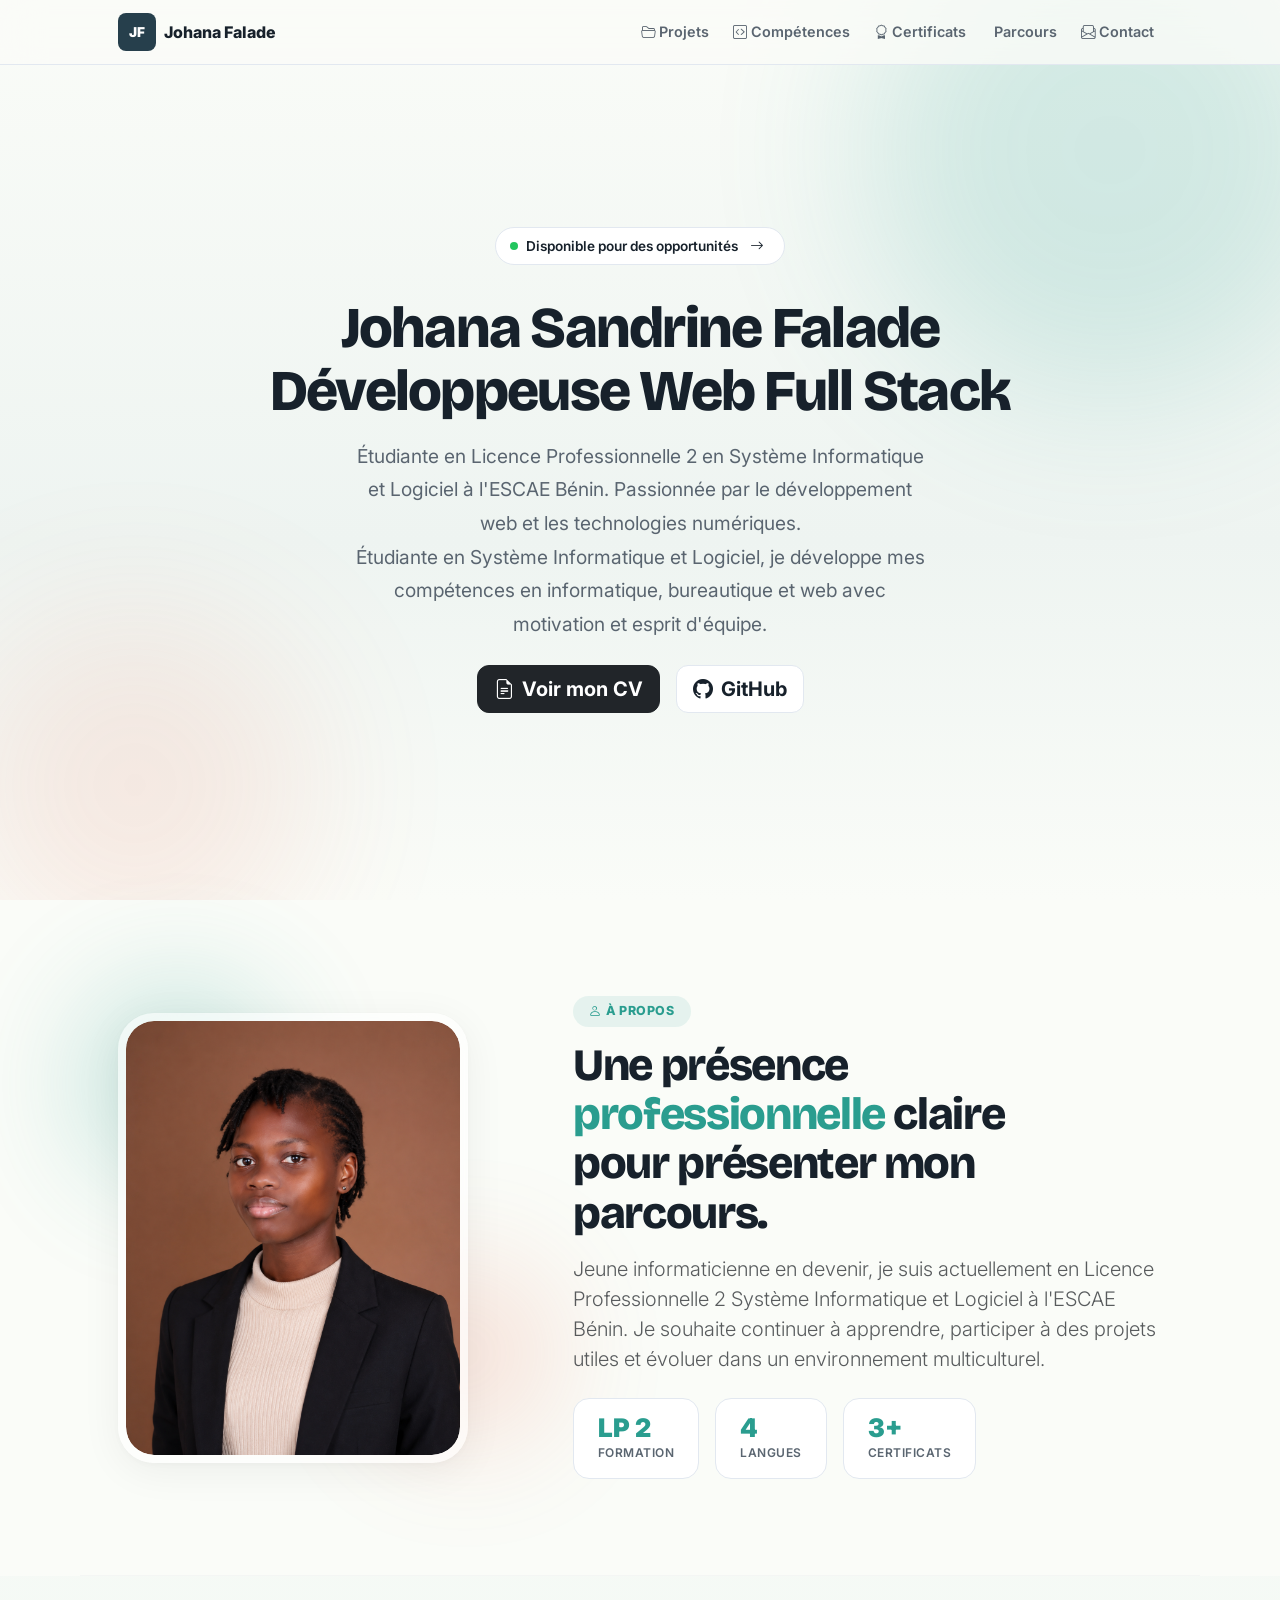
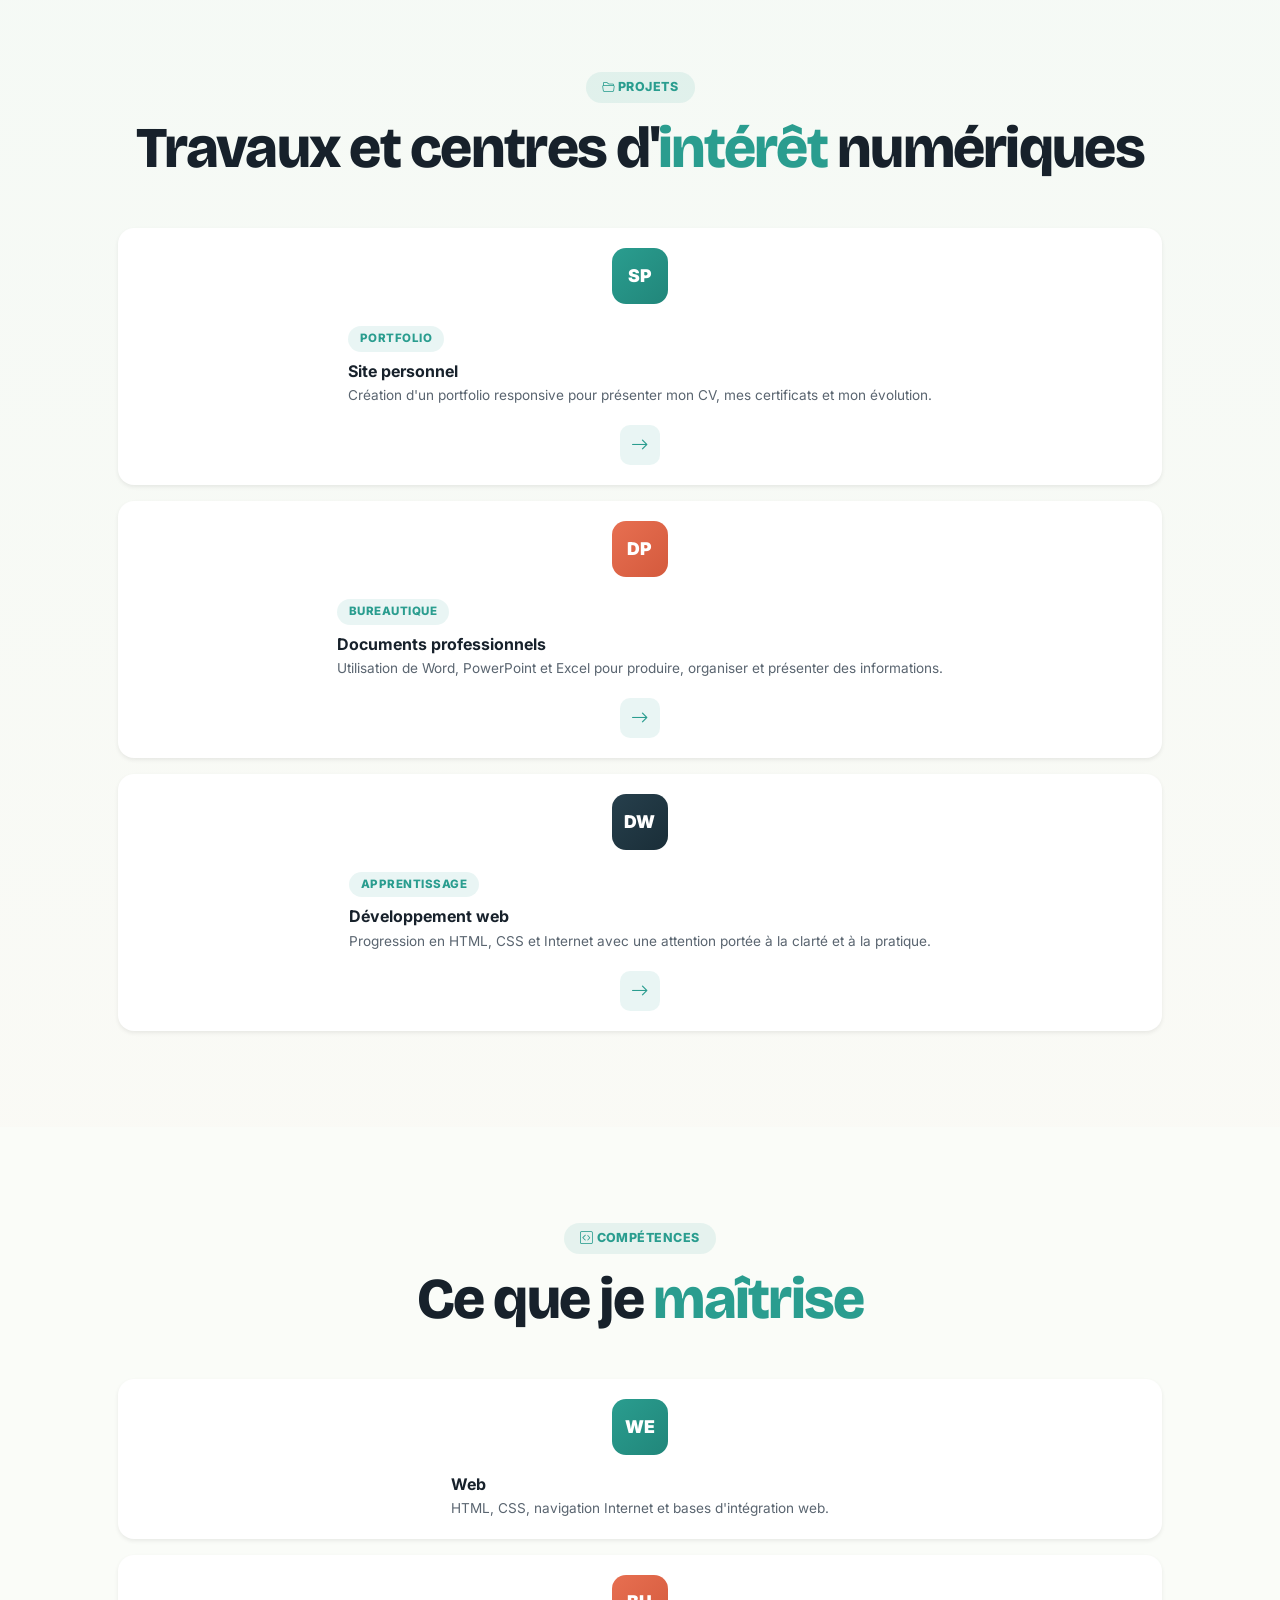
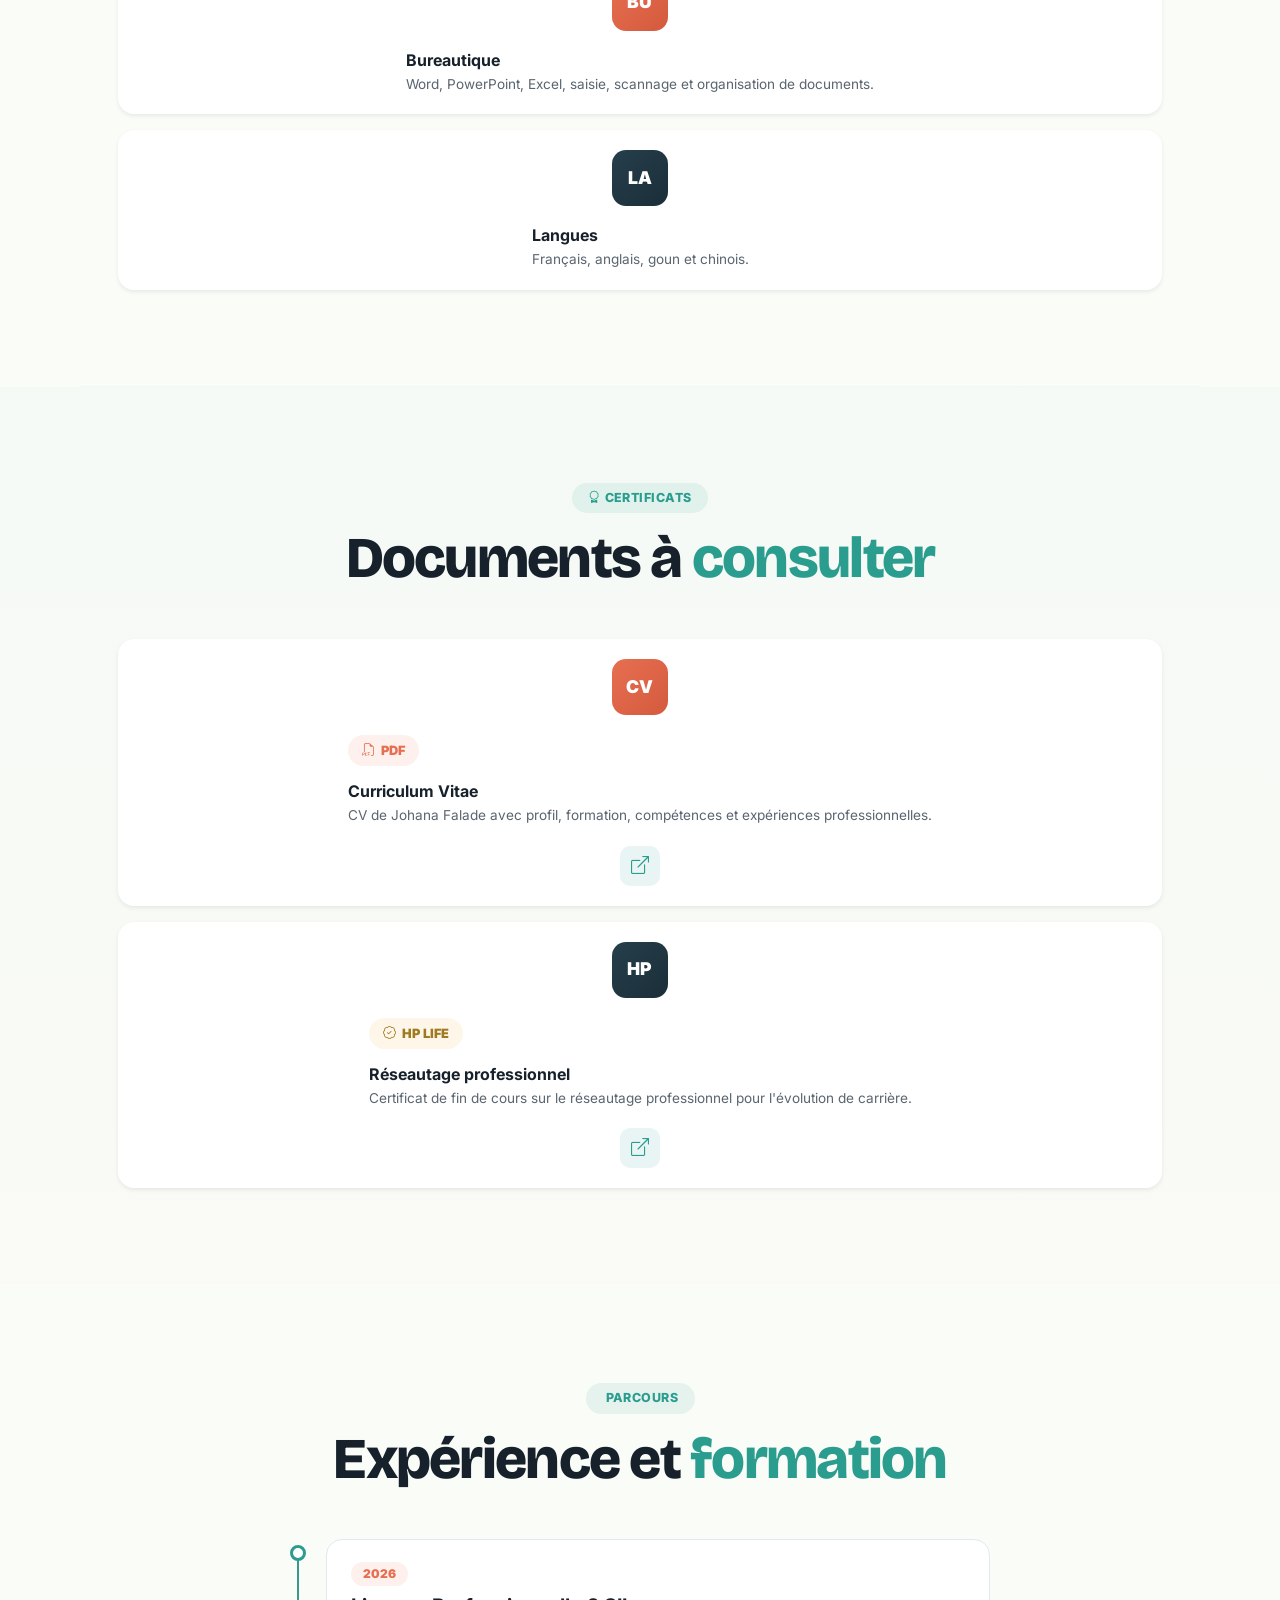
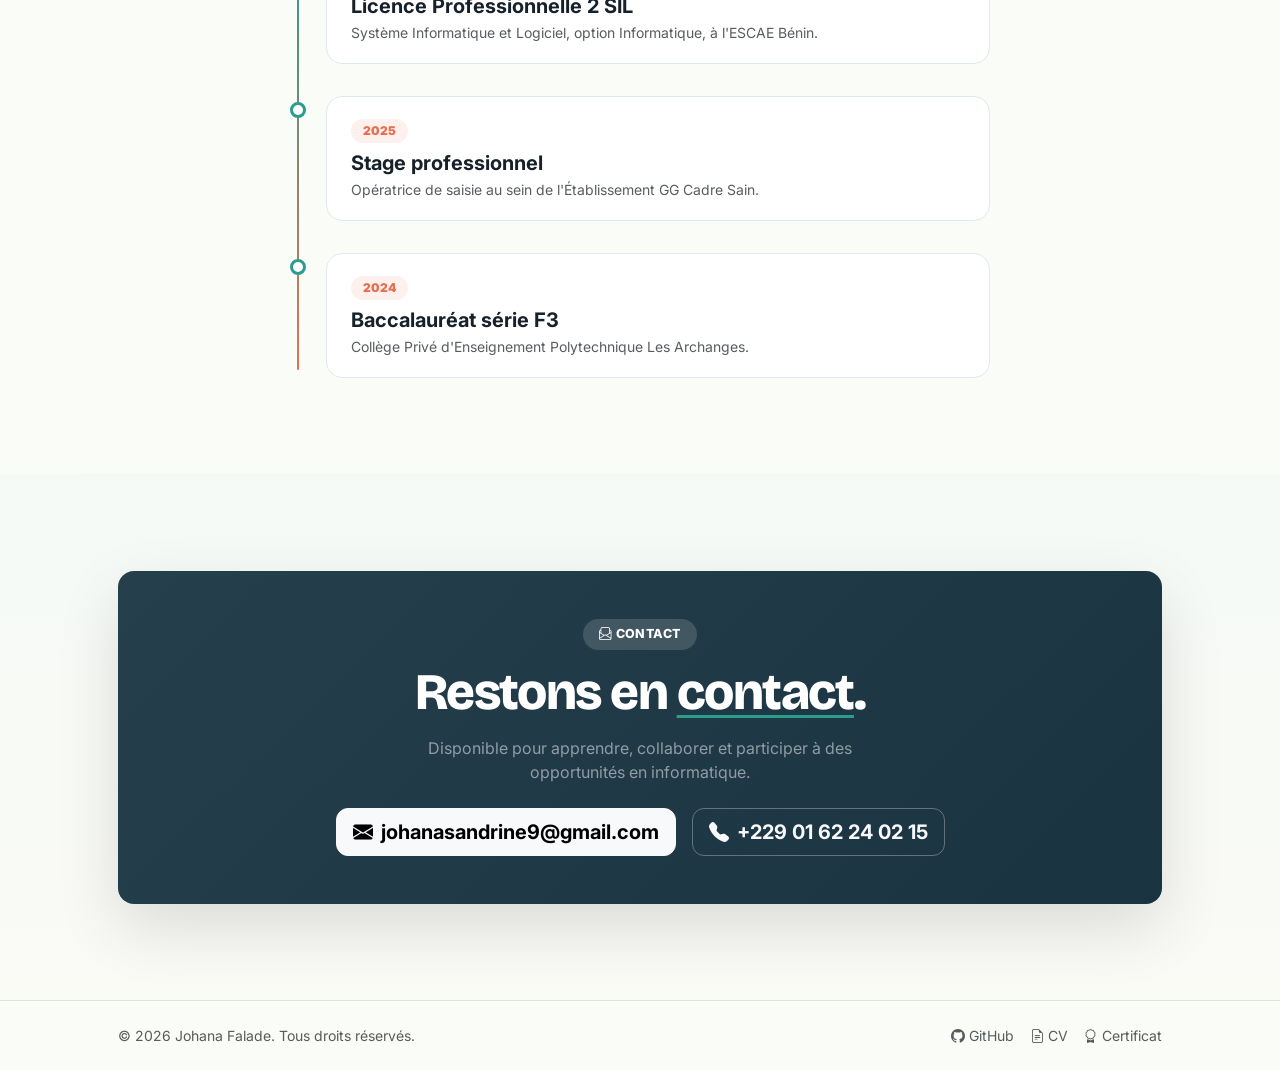
<file: index.html>
<!doctype html>
<html lang="fr" data-bs-theme="light">
  <head>
    <meta charset="utf-8" />
    <title>Johana Sandrine Falade | Développeuse Web Full Stack | Portfolio</title>
    <meta name="description" content="Portfolio officiel de Johana Sandrine Falade, développeuse web au Bénin. Découvrez mes projets, mes compétences, mon parcours et mes réalisations.">
    <meta name="author" content="Johana Sandrine Falade">

<meta name="robots" content="index, follow">
    
    <meta name="description" content="Portfolio de Johana Falade : CV, certificats, compétences et parcours en informatique." />
    <meta name="theme-color" content="#fafcf8" />
    <meta property="og:title" content="Portfolio — Johana Falade" />
    <meta property="og:description" content="Étudiante en Système Informatique et Logiciel." />
    <meta property="og:type" content="website" />

    <link rel="preconnect" href="https://fonts.googleapis.com" />
    <link rel="preconnect" href="https://fonts.gstatic.com" crossorigin />
    <link href="https://fonts.googleapis.com/css2?family=Bricolage+Grotesque:opsz,wght@12..96,400;12..96,700;12..96,800&display=swap" rel="stylesheet" />
    <link href="https://fonts.googleapis.com/css2?family=Inter:wght@400;500;600;700;800;900&display=swap" rel="stylesheet" />

    <link href="https://cdn.jsdelivr.net/npm/bootstrap@5.3.3/dist/css/bootstrap.min.css" rel="stylesheet" />
    <link href="https://cdn.jsdelivr.net/npm/bootstrap-icons@1.11.3/font/bootstrap-icons.min.css" rel="stylesheet" />

    <link rel="stylesheet" href="./styles.css" />
  </head>
  <body>

    <a href="#main-content" class="visually-hidden-focusable">Aller au contenu principal</a>

    <!-- NAVBAR -->
    <nav class="navbar navbar-expand-lg fixed-top js-header" id="siteNav">
      <div class="container px-4 px-lg-5">
        <a class="navbar-brand fw-800 d-flex align-items-center gap-2" href="#">
          <span class="jf-logo">JF</span>
          <span class="jf-brand-text">Johana Falade</span>
        </a>
        <button class="navbar-toggler border-0" type="button" data-bs-toggle="collapse" data-bs-target="#navCollapse" aria-controls="navCollapse" aria-label="Menu">
          <span class="navbar-toggler-icon"></span>
        </button>
        <div class="collapse navbar-collapse justify-content-end" id="navCollapse">
          <ul class="navbar-nav gap-1 gap-lg-2">
            <li class="nav-item"><a class="nav-link" href="#projets"><i class="bi bi-folder2-open me-1"></i>Projets</a></li>
            <li class="nav-item"><a class="nav-link" href="#competences"><i class="bi bi-code-square me-1"></i>Compétences</a></li>
            <li class="nav-item"><a class="nav-link" href="#certificats"><i class="bi bi-award me-1"></i>Certificats</a></li>
            <li class="nav-item"><a class="nav-link" href="#parcours"><i class="bi bi-route me-1"></i>Parcours</a></li>
            <li class="nav-item"><a class="nav-link" href="#contact"><i class="bi bi-envelope-paper me-1"></i>Contact</a></li>
          </ul>
        </div>
      </div>
    </nav>

    <main id="main-content">

      <!-- ===== HERO — CENTRÉE ===== -->
      <section class="jf-hero" id="accueil">
        <div class="container px-4 px-lg-5 position-relative" style="z-index:2">
          <div class="jf-hero-inner text-center">

            <!-- Badge pill -->
            <div class="js-reveal">
              <a href="#contact" class="jf-pill">
                <span class="jf-pill-dot"></span>
                Disponible pour des opportunités
                <i class="bi bi-arrow-right ms-1"></i>
              </a>
            </div>

            <!-- Titre -->
             <h1 class="jf-hero-title js-reveal">
                  Johana Sandrine Falade<br>
                  Développeuse Web Full Stack
             </h1>

<p class="jf-hero-sub js-reveal">
    Étudiante en Licence Professionnelle 2 en Système Informatique et Logiciel à l'ESCAE Bénin. Passionnée par le développement web et les technologies numériques.
</p>
             

            <!-- Sous-titre -->
            <p class="jf-hero-sub js-reveal">
              Étudiante en Système Informatique et Logiciel, je développe mes compétences
              en informatique, bureautique et web avec motivation et esprit d'équipe.
            </p>

            <!-- Boutons -->
            <div class="d-flex flex-wrap justify-content-center gap-3 mt-4 js-reveal">
              <a class="btn btn-dark btn-lg jf-btn" href="./assets/documents/johana-falade-cv.pdf" target="_blank" rel="noreferrer">
                <i class="bi bi-file-earmark-text me-2"></i>Voir mon CV
              </a>
              <a class="btn btn-light btn-lg jf-btn jf-btn--outline" href="https://github.com/Johana-Falade" target="_blank" rel="noreferrer">
                <i class="bi bi-github me-2"></i>GitHub
              </a>
            </div>

          </div>
        </div>

        <!-- Blobs décoratifs -->
        <div class="jf-blob jf-blob--teal"></div>
        <div class="jf-blob jf-blob--coral"></div>
      </section>

      <!-- ===== A PROPOS + PHOTO ===== -->
      <section class="py-5" id="apropos">
        <div class="container px-4 px-lg-5 py-lg-5">
          <div class="row align-items-center g-5">

            <!-- Photo glassmorphism -->
            <div class="col-lg-5 js-reveal">
              <div class="jf-photo-wrapper">
                <div class="jf-about-photo">
                  <img src="./assets/johana-falade-photo.png" alt="Portrait de Johana Falade" class="w-100 h-100" style="object-fit:cover;object-position:74% 24%" />
                </div>
              </div>
            </div>

            <!-- Texte -->
            <div class="col-lg-7 js-reveal">
              <span class="jf-chip"><i class="bi bi-person me-1"></i> À propos</span>
              <h2>Une présence <strong>professionnelle</strong> claire pour présenter mon parcours.</h2>
              <p class="lead text-muted">
                Jeune informaticienne en devenir, je suis actuellement en Licence Professionnelle 2
                Système Informatique et Logiciel à l'ESCAE Bénin. Je souhaite continuer à apprendre,
                participer à des projets utiles et évoluer dans un environnement multiculturel.
              </p>
              <div class="d-flex flex-wrap gap-3 mt-4">
                <div class="jf-stat">
                  <span class="jf-stat-value">LP 2</span>
                  <span class="jf-stat-label">Formation</span>
                </div>
                <div class="jf-stat">
                  <span class="jf-stat-value">4</span>
                  <span class="jf-stat-label">Langues</span>
                </div>
                <div class="jf-stat">
                  <span class="jf-stat-value">3+</span>
                  <span class="jf-stat-label">Certificats</span>
                </div>
              </div>
            </div>

          </div>
        </div>
      </section>

      <hr class="container my-0 border-top opacity-25" />

      <!-- ===== PROJETS ===== -->
      <section class="py-5 jf-section-alt" id="projets">
        <div class="container px-4 px-lg-5 py-lg-5">
          <div class="text-center mb-5 js-reveal">
            <span class="jf-chip"><i class="bi bi-folder2-open me-1"></i> Projets</span>
            <h2>Travaux et centres d'<strong>intérêt</strong> numériques</h2>
          </div>
          <div class="d-flex flex-column gap-3">
            <div class="js-reveal">
              <div class="card jf-card-row border-0 shadow-sm">
                <div class="jf-card-avatar bg-gradient-teal">SP</div>
                <div class="jf-card-body">
                  <span class="jf-badge">Portfolio</span>
                  <h3 class="jf-card-title">Site personnel</h3>
                  <p class="jf-card-desc">Création d'un portfolio responsive pour présenter mon CV, mes certificats et mon évolution.</p>
                </div>
                <a href="https://github.com/Johana-Falade" target="_blank" rel="noreferrer" class="jf-card-action">
                  <i class="bi bi-arrow-right"></i>
                </a>
              </div>
            </div>
            <div class="js-reveal">
              <div class="card jf-card-row border-0 shadow-sm">
                <div class="jf-card-avatar bg-gradient-coral">DP</div>
                <div class="jf-card-body">
                  <span class="jf-badge">Bureautique</span>
                  <h3 class="jf-card-title">Documents professionnels</h3>
                  <p class="jf-card-desc">Utilisation de Word, PowerPoint et Excel pour produire, organiser et présenter des informations.</p>
                </div>
                <a href="./assets/documents/johana-falade-cv.pdf" target="_blank" rel="noreferrer" class="jf-card-action">
                  <i class="bi bi-arrow-right"></i>
                </a>
              </div>
            </div>
            <div class="js-reveal">
              <div class="card jf-card-row border-0 shadow-sm">
                <div class="jf-card-avatar bg-gradient-deep">DW</div>
                <div class="jf-card-body">
                  <span class="jf-badge">Apprentissage</span>
                  <h3 class="jf-card-title">Développement web</h3>
                  <p class="jf-card-desc">Progression en HTML, CSS et Internet avec une attention portée à la clarté et à la pratique.</p>
                </div>
                <a href="#competences" class="jf-card-action">
                  <i class="bi bi-arrow-right"></i>
                </a>
              </div>
            </div>
          </div>
        </div>
      </section>

      <!-- ===== COMPETENCES ===== -->
      <section class="py-5" id="competences">
        <div class="container px-4 px-lg-5 py-lg-5">
          <div class="text-center mb-5 js-reveal">
            <span class="jf-chip"><i class="bi bi-code-square me-1"></i> Compétences</span>
            <h2>Ce que je <strong>maîtrise</strong></h2>
          </div>
          <div class="d-flex flex-column gap-3">
            <div class="js-reveal">
              <div class="card jf-card-row border-0 shadow-sm">
                <div class="jf-card-avatar bg-gradient-teal">WE</div>
                <div class="jf-card-body">
                  <h3 class="jf-card-title">Web</h3>
                  <p class="jf-card-desc mb-0">HTML, CSS, navigation Internet et bases d'intégration web.</p>
                </div>
              </div>
            </div>
            <div class="js-reveal">
              <div class="card jf-card-row border-0 shadow-sm">
                <div class="jf-card-avatar bg-gradient-coral">BU</div>
                <div class="jf-card-body">
                  <h3 class="jf-card-title">Bureautique</h3>
                  <p class="jf-card-desc mb-0">Word, PowerPoint, Excel, saisie, scannage et organisation de documents.</p>
                </div>
              </div>
            </div>
            <div class="js-reveal">
              <div class="card jf-card-row border-0 shadow-sm">
                <div class="jf-card-avatar bg-gradient-deep">LA</div>
                <div class="jf-card-body">
                  <h3 class="jf-card-title">Langues</h3>
                  <p class="jf-card-desc mb-0">Français, anglais, goun et chinois.</p>
                </div>
              </div>
            </div>
          </div>
        </div>
      </section>

      <hr class="container my-0 border-top opacity-25" />

      <!-- ===== CERTIFICATS ===== -->
      <section class="py-5 jf-section-alt" id="certificats">
        <div class="container px-4 px-lg-5 py-lg-5">
          <div class="text-center mb-5 js-reveal">
            <span class="jf-chip"><i class="bi bi-award me-1"></i> Certificats</span>
            <h2>Documents à <strong>consulter</strong></h2>
          </div>
          <div class="d-flex flex-column gap-3">
            <div class="js-reveal">
              <div class="card jf-card-row border-0 shadow-sm">
                <div class="jf-card-avatar bg-gradient-coral">CV</div>
                <div class="jf-card-body">
                  <span class="jf-badge-doc jf-badge-doc--red"><i class="bi bi-filetype-pdf"></i> PDF</span>
                  <h3 class="jf-card-title">Curriculum Vitae</h3>
                  <p class="jf-card-desc mb-0">CV de Johana Falade avec profil, formation, compétences et expériences professionnelles.</p>
                </div>
                <a class="jf-card-action" href="./assets/documents/johana-falade-cv.pdf" target="_blank" rel="noreferrer">
                  <i class="bi bi-box-arrow-up-right"></i>
                </a>
              </div>
            </div>
            <div class="js-reveal">
              <div class="card jf-card-row border-0 shadow-sm">
                <div class="jf-card-avatar bg-gradient-deep">HP</div>
                <div class="jf-card-body">
                  <span class="jf-badge-doc jf-badge-doc--gold"><i class="bi bi-patch-check"></i> HP LIFE</span>
                  <h3 class="jf-card-title">Réseautage professionnel</h3>
                  <p class="jf-card-desc mb-0">Certificat de fin de cours sur le réseautage professionnel pour l'évolution de carrière.</p>
                </div>
                <a class="jf-card-action" href="./assets/documents/certificat-hp-life-reseautage.pdf" target="_blank" rel="noreferrer">
                  <i class="bi bi-box-arrow-up-right"></i>
                </a>
              </div>
            </div>
          </div>
        </div>
      </section>

      <!-- ===== PARCOURS ===== -->
      <section class="py-5" id="parcours">
        <div class="container px-4 px-lg-5 py-lg-5">
          <div class="text-center mb-5 js-reveal">
            <span class="jf-chip"><i class="bi bi-route me-1"></i> Parcours</span>
            <h2>Expérience et <strong>formation</strong></h2>
          </div>
          <div class="jf-timeline">
            <article class="jf-timeline-item js-reveal">
              <div class="jf-timeline-dot"></div>
              <div class="jf-timeline-body">
                <span class="jf-timeline-year">2026</span>
                <h3 class="fw-bold fs-5 mb-1">Licence Professionnelle 2 SIL</h3>
                <p class="text-muted small mb-0">Système Informatique et Logiciel, option Informatique, à l'ESCAE Bénin.</p>
              </div>
            </article>
            <article class="jf-timeline-item js-reveal">
              <div class="jf-timeline-dot"></div>
              <div class="jf-timeline-body">
                <span class="jf-timeline-year">2025</span>
                <h3 class="fw-bold fs-5 mb-1">Stage professionnel</h3>
                <p class="text-muted small mb-0">Opératrice de saisie au sein de l'Établissement GG Cadre Sain.</p>
              </div>
            </article>
            <article class="jf-timeline-item js-reveal">
              <div class="jf-timeline-dot"></div>
              <div class="jf-timeline-body">
                <span class="jf-timeline-year">2024</span>
                <h3 class="fw-bold fs-5 mb-1">Baccalauréat série F3</h3>
                <p class="text-muted small mb-0">Collège Privé d'Enseignement Polytechnique Les Archanges.</p>
              </div>
            </article>
          </div>
        </div>
      </section>

      <hr class="container my-0 border-top opacity-25" />

      <!-- ===== CONTACT ===== -->
      <section class="py-5 jf-section-alt" id="contact">
        <div class="container px-4 px-lg-5 py-lg-5">
          <div class="jf-contact rounded-4 p-4 p-md-5 text-center js-reveal">
            <span class="jf-chip jf-chip--light"><i class="bi bi-envelope-paper me-1"></i> Contact</span>
            <h2 class="text-white">Restons en <strong>contact</strong>.</h2>
            <p class="text-white-50 mb-4 mx-auto" style="max-width:520px">Disponible pour apprendre, collaborer et participer à des opportunités en informatique.</p>
            <div class="d-flex flex-wrap justify-content-center gap-3">
              <a class="btn btn-light btn-lg jf-btn" href="mailto:johanasandrine9@gmail.com"><i class="bi bi-envelope-fill me-2"></i>johanasandrine9@gmail.com</a>
              <a class="btn btn-outline-light btn-lg jf-btn" href="tel:+2290162240215"><i class="bi bi-telephone-fill me-2"></i>+229 01 62 24 02 15</a>
            </div>
          </div>
        </div>
      </section>

    </main>

    <!-- FOOTER -->
    <footer class="py-4 border-top">
      <div class="container px-4 px-lg-5">
        <div class="d-flex flex-column flex-md-row justify-content-between align-items-center gap-3">
          <p class="text-muted small mb-0">&copy; 2026 Johana Falade. Tous droits réservés.</p>
          <div class="d-flex gap-3">
            <a href="https://github.com/Johana-Falade" target="_blank" rel="noreferrer" class="text-muted small text-decoration-none"><i class="bi bi-github me-1"></i>GitHub</a>
            <a href="./assets/documents/johana-falade-cv.pdf" target="_blank" rel="noreferrer" class="text-muted small text-decoration-none"><i class="bi bi-file-earmark-text me-1"></i>CV</a>
            <a href="./assets/documents/certificat-hp-life-reseautage.pdf" target="_blank" rel="noreferrer" class="text-muted small text-decoration-none"><i class="bi bi-award me-1"></i>Certificat</a>
          </div>
        </div>
      </div>
    </footer>

    <script src="https://cdn.jsdelivr.net/npm/bootstrap@5.3.3/dist/js/bootstrap.bundle.min.js"></script>
    <script src="./script.js"></script>
  </body>
</html>
</file>
<file: styles.css>
/* ============================================================
   JOHANA FALADE — PORTFOLIO v3
   Hero centrée + Photo dans À propos
   ============================================================ */

:root {
  --jf-paper: #fafcf8;
  --jf-ink: #17212b;
  --jf-muted: #5a6570;
  --jf-teal: #2a9d8f;
  --jf-teal-10: rgba(42, 157, 143, 0.10);
  --jf-coral: #e76f51;
  --jf-coral-10: rgba(231, 111, 81, 0.10);
  --jf-gold: #e8b44f;
  --jf-gold-10: rgba(232, 180, 79, 0.12);
  --jf-deep: #263f4c;
  --jf-line: #e2e8f0;
  --jf-white: #ffffff;
  --jf-radius: 16px;
  --jf-radius-lg: 24px;
  --jf-tr: 0.3s cubic-bezier(0.4, 0, 0.2, 1);
}

/* --- Base --- */
html { scroll-behavior: smooth; scroll-padding-top: 80px; }

body {
  font-family: 'Inter', system-ui, -apple-system, sans-serif;
  background: var(--jf-paper);
  color: var(--jf-ink);
  -webkit-font-smoothing: antialiased;
}

@media (prefers-reduced-motion: reduce) {
  *, *::before, *::after {
    animation-duration: 0.01ms !important;
    transition-duration: 0.01ms !important;
    scroll-behavior: auto !important;
  }
}

/* ============================================================
   NAVBAR
   ============================================================ */
.jf-logo {
  display: grid;
  width: 38px;
  height: 38px;
  place-items: center;
  background: var(--jf-deep);
  color: var(--jf-white);
  border-radius: 8px;
  font-size: 0.85rem;
  font-weight: 900;
  flex-shrink: 0;
}

.jf-brand-text { font-weight: 800; font-size: 1rem; color: var(--jf-ink); }

.navbar {
  background: rgba(250, 252, 248, 0.8);
  backdrop-filter: blur(20px);
  -webkit-backdrop-filter: blur(20px);
  border-bottom: 1px solid var(--jf-line);
  transition: background var(--jf-tr), box-shadow var(--jf-tr);
}

.navbar.js-scrolled {
  background: rgba(250, 252, 248, 0.95);
  box-shadow: 0 2px 20px rgba(0, 0, 0, 0.06);
}

.navbar-nav .nav-link {
  color: var(--jf-muted);
  font-weight: 600;
  font-size: 0.9rem;
  padding: 8px 14px;
  border-radius: 8px;
  transition: color var(--jf-tr), background var(--jf-tr);
}

.navbar-nav .nav-link:hover,
.navbar-nav .nav-link.active {
  color: var(--jf-teal);
  background: var(--jf-teal-10);
}

@media (max-width: 991.98px) {
  .navbar-collapse {
    background: var(--jf-white);
    border-radius: 0 0 12px 12px;
    box-shadow: 0 12px 32px rgba(0, 0, 0, 0.08);
    padding: 8px 0;
  }
  .navbar-nav .nav-link { padding: 12px 20px; }
}

/* ============================================================
   HERO — CENTRÉE
   ============================================================ */
.jf-hero {
  position: relative;
  min-height: 100vh;
  display: flex;
  align-items: center;
  justify-content: center;
  overflow: hidden;
  background: linear-gradient(180deg, var(--jf-paper) 0%, #eef4f1 60%, var(--jf-paper) 100%);
}

.jf-hero-inner {
  max-width: 820px;
  margin: 0 auto;
  padding: 120px 0 80px;
}

/* --- Pill badge --- */
.jf-pill {
  display: inline-flex;
  align-items: center;
  gap: 8px;
  padding: 8px 20px 8px 14px;
  background: var(--jf-white);
  border: 1px solid var(--jf-line);
  border-radius: 100px;
  font-size: 0.85rem;
  font-weight: 600;
  color: var(--jf-ink);
  text-decoration: none;
  margin-bottom: 32px;
  transition: border-color var(--jf-tr), box-shadow var(--jf-tr);
}

.jf-pill:hover {
  border-color: var(--jf-teal);
  box-shadow: 0 4px 16px rgba(42, 157, 143, 0.12);
  color: var(--jf-ink);
}

.jf-pill-dot {
  width: 8px;
  height: 8px;
  background: #22c55e;
  border-radius: 50%;
  animation: jf-pulse 2s ease-in-out infinite;
}

@keyframes jf-pulse {
  0%, 100% { opacity: 1; transform: scale(1); }
  50% { opacity: 0.5; transform: scale(1.3); }
}

/* --- Titre --- */
.jf-hero-title {
  font-size: clamp(2.8rem, 6vw, 5rem);
  font-weight: 900;
  line-height: 1.08;
  letter-spacing: -0.035em;
  color: var(--jf-ink);
  margin-bottom: 24px;
}

/* --- Highlight --- */
.jf-highlight {
  display: inline;
  background: linear-gradient(120deg, var(--jf-teal) 0%, #21867a 100%);
  color: var(--jf-white);
  padding: 2px 14px;
  border-radius: 8px;
  font-style: normal;
}

/* --- Sous-titre --- */
.jf-hero-sub {
  font-size: clamp(1rem, 1.8vw, 1.2rem);
  color: var(--jf-muted);
  line-height: 1.75;
  max-width: 580px;
  margin: 0 auto;
}

/* --- Blobs --- */
.jf-blob {
  position: absolute;
  border-radius: 50%;
  filter: blur(80px);
  pointer-events: none;
  z-index: 0;
}

.jf-blob--teal {
  width: 500px; height: 500px;
  background: var(--jf-teal);
  opacity: 0.18;
  top: -100px; right: -80px;
}

.jf-blob--coral {
  width: 350px; height: 350px;
  background: var(--jf-coral);
  opacity: 0.12;
  bottom: -60px; left: -40px;
}

@media (max-width: 767.98px) {
  .jf-hero-inner { padding: 140px 0 60px; }
  .jf-blob { display: none; }
}

/* ============================================================
   BUTTONS
   ============================================================ */
.jf-btn {
  border-radius: 12px !important;
  font-weight: 700;
  transition: transform var(--jf-tr), box-shadow var(--jf-tr);
}

.jf-btn:hover {
  transform: translateY(-2px);
  box-shadow: 0 8px 24px rgba(0, 0, 0, 0.10);
}

.jf-btn--outline {
  border: 1px solid var(--jf-line) !important;
  color: var(--jf-ink) !important;
  background: var(--jf-white) !important;
}

.jf-btn--outline:hover {
  border-color: #ccc !important;
}

/* ============================================================
   CHIPS & BADGES
   ============================================================ */
.jf-chip {
  display: inline-flex;
  align-items: center;
  padding: 6px 16px;
  background: var(--jf-teal-10);
  color: var(--jf-teal);
  font-size: 0.78rem;
  font-weight: 800;
  letter-spacing: 0.04em;
  text-transform: uppercase;
  border-radius: 100px;
  margin-bottom: 14px;
}

.jf-chip--light {
  background: rgba(255, 255, 255, 0.15);
  color: var(--jf-white);
}

.jf-badge {
  display: inline-block;
  padding: 4px 12px;
  background: var(--jf-teal-10);
  color: var(--jf-teal);
  font-size: 0.72rem;
  font-weight: 800;
  letter-spacing: 0.04em;
  text-transform: uppercase;
  border-radius: 100px;
  margin-bottom: 10px;
}

.jf-badge-doc {
  display: inline-flex;
  align-items: center;
  gap: 6px;
  padding: 6px 14px;
  font-size: 0.8rem;
  font-weight: 900;
  border-radius: 100px;
  margin-bottom: 16px;
}

.jf-badge-doc--red { background: var(--jf-coral-10); color: var(--jf-coral); }
.jf-badge-doc--gold { background: var(--jf-gold-10); color: #a07a20; }

/* ============================================================
   LINKS
   ============================================================ */
.jf-link {
  display: inline-flex;
  align-items: center;
  gap: 6px;
  color: var(--jf-teal);
  font-weight: 700;
  font-size: 0.92rem;
  text-decoration: none;
  transition: gap var(--jf-tr), color var(--jf-tr);
}

.jf-link:hover { gap: 10px; color: #1e8a7e; }

/* ============================================================
   A PROPOS — PHOTO GLASSMORPHISM
   ============================================================ */
.jf-photo-wrapper {
  position: relative;
  width: 100%;
  max-width: 420px;
}

/* Blobs derriere la photo pour render le glass visible */
.jf-photo-wrapper::before,
.jf-photo-wrapper::after {
  content: '';
  position: absolute;
  border-radius: 50%;
  filter: blur(60px);
  z-index: 0;
  pointer-events: none;
}

.jf-photo-wrapper::before {
  width: 200px;
  height: 200px;
  background: var(--jf-teal);
  opacity: 0.25;
  top: -30px;
  left: -40px;
}

.jf-photo-wrapper::after {
  width: 180px;
  height: 180px;
  background: var(--jf-coral);
  opacity: 0.2;
  bottom: 20px;
  right: -30px;
}

.jf-about-photo {
  position: relative;
  z-index: 1;
  width: 350px;
  height: 450px;
  border-radius: 36px;
  background: rgba(255, 255, 255, 0.3);
  backdrop-filter: blur(30px) saturate(1.2);
  -webkit-backdrop-filter: blur(30px) saturate(1.2);
  border: 8px solid rgba(255, 255, 255, 0.45);
  box-shadow:
    0 8px 40px rgba(0, 0, 0, 0.06),
    0 2px 8px rgba(0, 0, 0, 0.03),
    inset 0 2px 0 rgba(255, 255, 255, 0.6),
    inset 0 -2px 0 rgba(255, 255, 255, 0.2);
  overflow: hidden;
  transition: transform var(--jf-tr), box-shadow var(--jf-tr);
}

.jf-about-photo:hover {
  transform: translateY(-8px) scale(1.015);
  border-color: rgba(255, 255, 255, 0.6);
  box-shadow:
    0 20px 60px rgba(42, 157, 143, 0.15),
    0 8px 20px rgba(0, 0, 0, 0.06),
    inset 0 2px 0 rgba(255, 255, 255, 0.7),
    inset 0 -2px 0 rgba(255, 255, 255, 0.3);
}

.jf-about-photo img {
  border-radius: 28px;
}

/* --- Stats --- */
.jf-stat {
  display: flex;
  flex-direction: column;
  padding: 16px 24px;
  background: var(--jf-white);
  border: 1px solid var(--jf-line);
  border-radius: var(--jf-radius);
  min-width: 90px;
}

.jf-stat-value {
  font-size: 1.6rem;
  font-weight: 900;
  color: var(--jf-teal);
  line-height: 1;
  margin-bottom: 4px;
}

.jf-stat-label {
  font-size: 0.75rem;
  font-weight: 600;
  color: var(--jf-muted);
  text-transform: uppercase;
  letter-spacing: 0.04em;
}

@media (max-width: 991.98px) {
  .jf-photo-wrapper {
    max-width: 320px;
    margin: 0 auto;
  }
}

/* ============================================================
   CARDS — ROW STYLE (liste propre)
   ============================================================ */
.jf-card-row {
  display: flex;
  align-items: center;
  gap: 20px;
  padding: 20px 24px;
  background: var(--jf-white);
  border-radius: var(--jf-radius);
  transition: transform var(--jf-tr), box-shadow var(--jf-tr);
}

.jf-card-row:hover {
  transform: translateY(-3px);
  box-shadow: 0 12px 32px rgba(0, 0, 0, 0.08) !important;
}

.jf-card-avatar {
  flex-shrink: 0;
  width: 56px;
  height: 56px;
  display: flex;
  align-items: center;
  justify-content: center;
  border-radius: 14px;
  color: var(--jf-white);
  font-size: 1.1rem;
  font-weight: 900;
  letter-spacing: 0.02em;
}

.jf-card-body {
  flex: 1;
  min-width: 0;
}

.jf-card-title {
  font-size: 1rem;
  font-weight: 700;
  color: var(--jf-ink);
  margin-bottom: 4px;
}

.jf-card-desc {
  font-size: 0.85rem;
  color: var(--jf-muted);
  line-height: 1.5;
  margin-bottom: 0;
}

.jf-card-action {
  flex-shrink: 0;
  width: 40px;
  height: 40px;
  display: flex;
  align-items: center;
  justify-content: center;
  color: var(--jf-teal);
  background: var(--jf-teal-10);
  border-radius: 10px;
  text-decoration: none;
  font-size: 1.1rem;
  transition: background var(--jf-tr), color var(--jf-tr);
}

.jf-card-action:hover {
  background: var(--jf-teal);
  color: var(--jf-white);
}

/* Responsive : stack sur mobile */
@media (max-width: 575.98px) {
  .jf-card-row {
    flex-wrap: wrap;
    gap: 12px;
  }
  .jf-card-action {
    margin-left: auto;
  }
}

.bg-gradient-teal { background: linear-gradient(135deg, var(--jf-teal) 0%, #21867a 100%); }
.bg-gradient-coral { background: linear-gradient(135deg, var(--jf-coral) 0%, #d45a3d 100%); }
.bg-gradient-deep { background: linear-gradient(135deg, var(--jf-deep) 0%, #1a2e38 100%); }

/* ============================================================
   TIMELINE
   ============================================================ */
.jf-timeline {
  position: relative;
  max-width: 700px;
  margin: 0 auto;
  padding-left: 36px;
}

.jf-timeline::before {
  content: '';
  position: absolute;
  left: 7px; top: 8px; bottom: 8px;
  width: 2px;
  background: linear-gradient(180deg, var(--jf-teal) 0%, var(--jf-coral) 100%);
  border-radius: 2px;
}

.jf-timeline-item { position: relative; padding-bottom: 32px; }
.jf-timeline-item:last-child { padding-bottom: 0; }

.jf-timeline-dot {
  position: absolute;
  left: -36px; top: 6px;
  width: 16px; height: 16px;
  background: var(--jf-white);
  border: 3px solid var(--jf-teal);
  border-radius: 50%;
  z-index: 1;
  transition: background var(--jf-tr), transform var(--jf-tr);
}

.jf-timeline-item:hover .jf-timeline-dot {
  background: var(--jf-teal);
  transform: scale(1.25);
}

.jf-timeline-body {
  padding: 20px 24px;
  background: var(--jf-white);
  border: 1px solid var(--jf-line);
  border-radius: var(--jf-radius);
  transition: transform var(--jf-tr), box-shadow var(--jf-tr);
}

.jf-timeline-item:hover .jf-timeline-body {
  transform: translateX(4px);
  box-shadow: 0 8px 24px rgba(0, 0, 0, 0.06);
}

.jf-timeline-year {
  display: inline-block;
  padding: 3px 12px;
  background: var(--jf-coral-10);
  color: var(--jf-coral);
  font-size: 0.75rem;
  font-weight: 900;
  border-radius: 100px;
  margin-bottom: 8px;
}

/* ============================================================
   CONTACT
   ============================================================ */
.jf-contact {
  background: linear-gradient(135deg, var(--jf-deep) 0%, #1a3340 100%);
  box-shadow: 0 24px 64px rgba(0, 0, 0, 0.12);
}

.jf-contact .jf-btn { text-align: left; font-weight: 700; }
.jf-contact .btn-outline-light { border-color: rgba(255, 255, 255, 0.3); }
.jf-contact .btn-outline-light:hover { background: rgba(255, 255, 255, 0.1); border-color: rgba(255, 255, 255, 0.5); }

/* ============================================================
   SECTION TITLES — BOLD EFFECTS
   ============================================================ */
.jf-hero-title,
section h2 {
  font-family: 'Bricolage Grotesque', serif;
  font-size: clamp(2.2rem, 4.5vw, 3.8rem);
  font-weight: 800;
  line-height: 1.1;
  letter-spacing: -0.03em;
  color: var(--jf-ink);
  margin-bottom: 16px;
}

section h2 strong,
section h2 b {
  color: var(--jf-teal);
}

/* Variantes par section */
#apropos h2 {
  font-size: clamp(2rem, 3.5vw, 3rem);
  max-width: 500px;
}

#projets h2,
#certificats h2,
#competences h2,
#parcours h2 {
  text-align: center;
}

#contact h2 {
  color: var(--jf-white);
  text-align: center;
  font-size: clamp(2.2rem, 4vw, 3.4rem);
}

#contact h2 strong {
  color: var(--jf-white);
  text-decoration: underline;
  text-decoration-color: var(--jf-teal);
  text-underline-offset: 6px;
  text-decoration-thickness: 3px;
}

/* ============================================================
   SECTION ALT
   ============================================================ */
.jf-section-alt {
  background: linear-gradient(180deg, rgba(42, 157, 143, 0.025) 0%, rgba(231, 111, 81, 0.015) 100%);
}

/* ============================================================
   ANIMATIONS
   ============================================================ */
.js-reveal {
  opacity: 0;
  transform: translateY(28px);
  transition: opacity 0.6s cubic-bezier(0.4, 0, 0.2, 1), transform 0.6s cubic-bezier(0.4, 0, 0.2, 1);
}

.js-reveal.is-visible {
  opacity: 1;
  transform: translateY(0);
}

hr.container { max-width: 1120px; }
</file>
